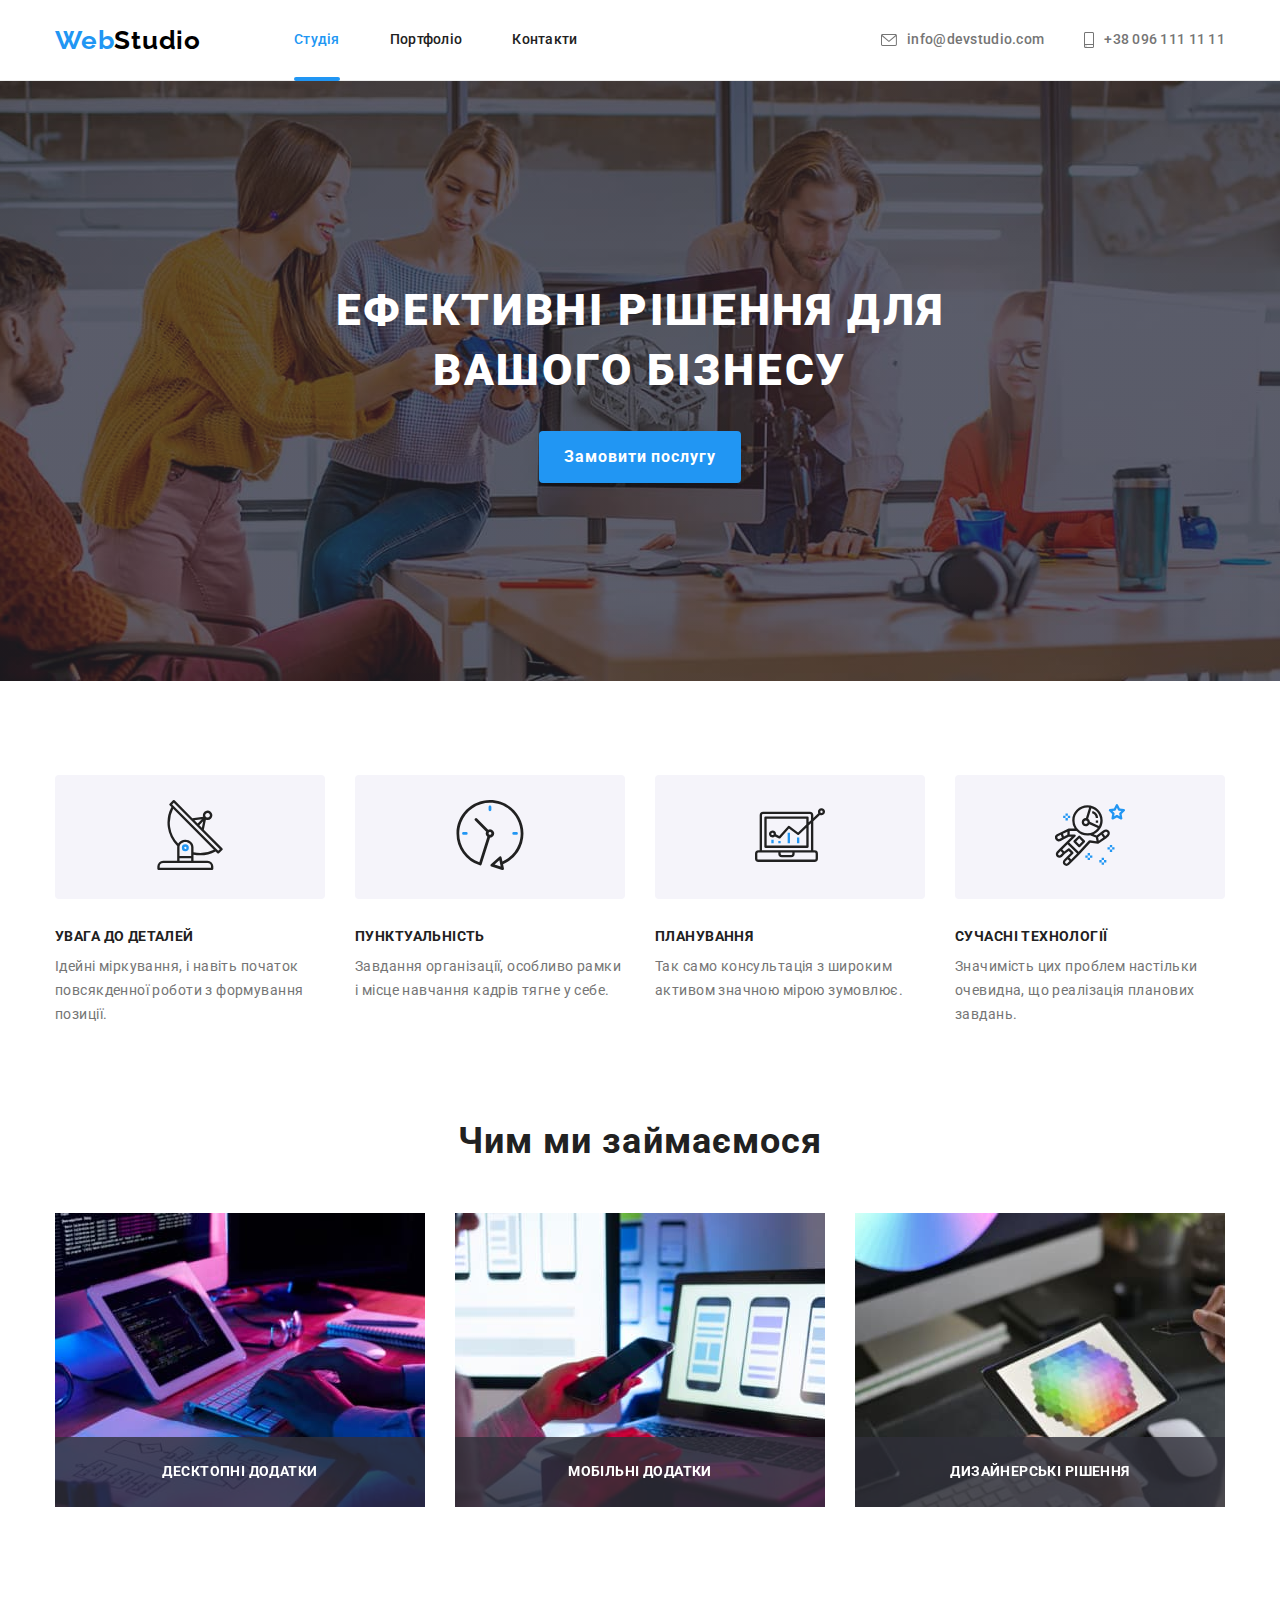
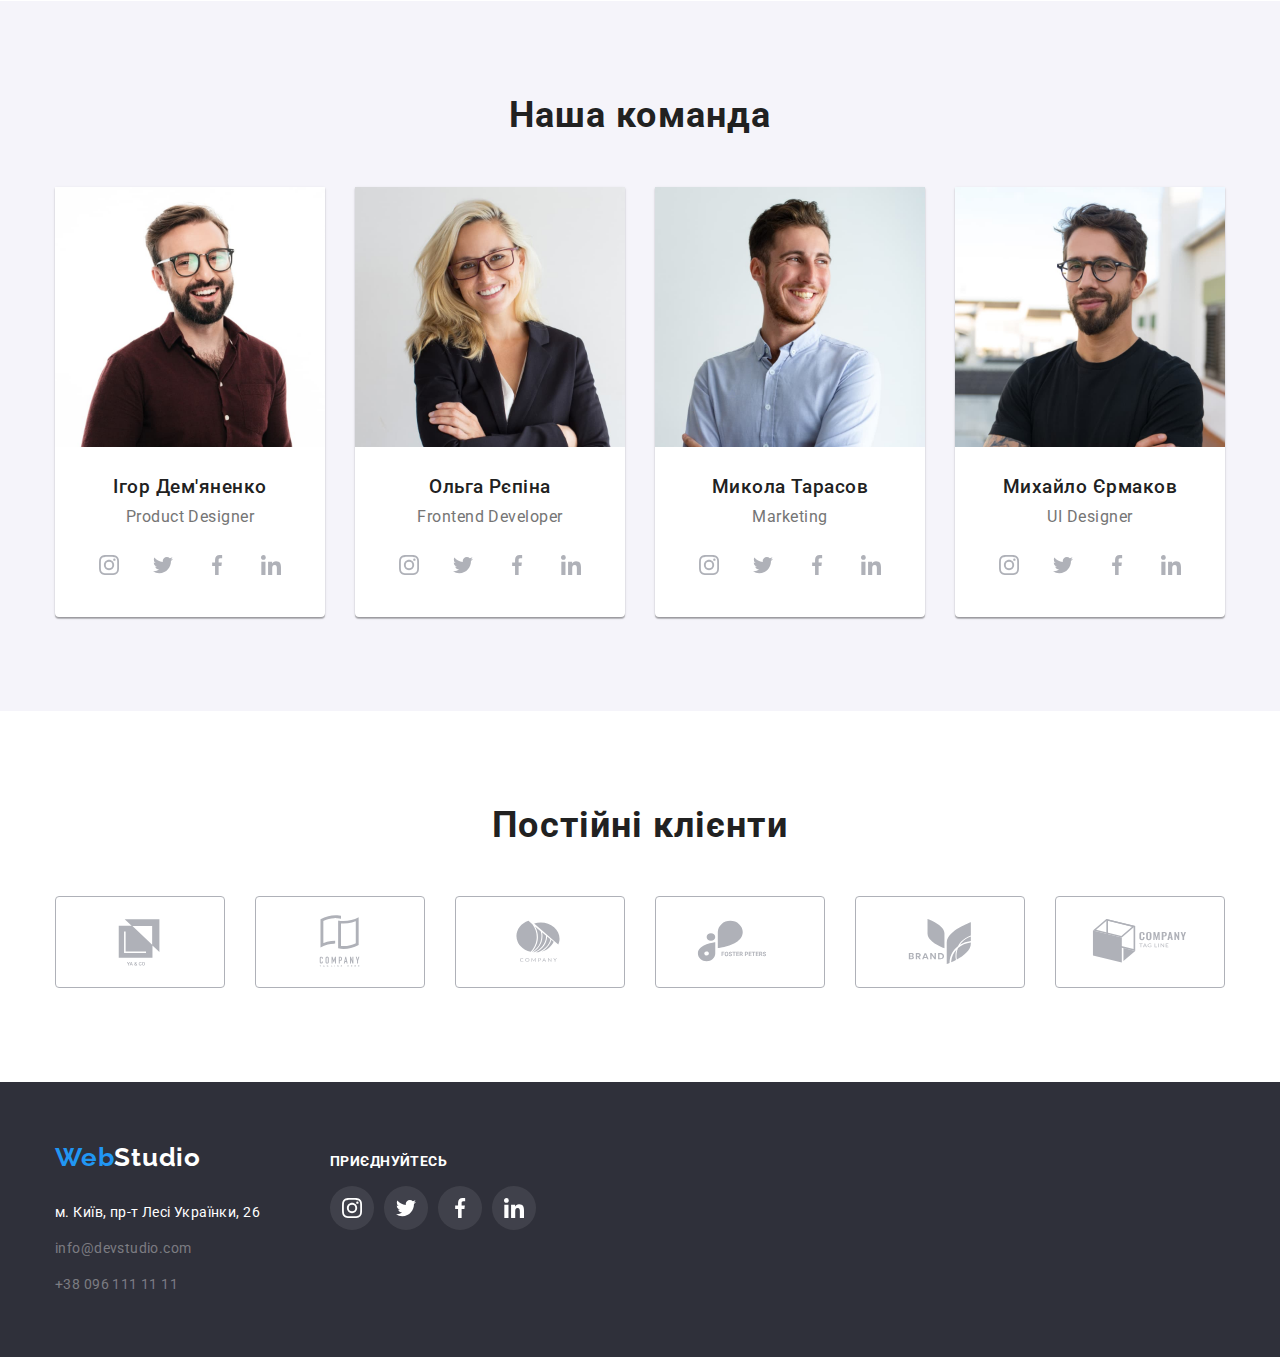
<file: index.html>
<!DOCTYPE html>
<html lang="uk">
  <head>
    <meta charset="UTF-8" />
    <meta http-equiv="X-UA-Compatible" content="IE=edge" />
    <meta name="viewport" content="width=device-width, initial-scale=1.0" />
    <link rel="preconnect" href="https://fonts.googleapis.com" />
    <link rel="preconnect" href="https://fonts.gstatic.com" crossorigin />
    <link
      href="https://fonts.googleapis.com/css2?family=Raleway:wght@700&family=Roboto:wght@400;500;700;900&display=swap"
      rel="stylesheet"
    />
    <link
      rel="stylesheet"
      href="https://cdnjs.cloudflare.com/ajax/libs/modern-normalize/1.1.0/modern-normalize.min.css"
    />
    <link rel="stylesheet" href="./css/styles.css" />
    <title>WebStudio</title>
  </head>
  <body>
    <header class="header">
      <div class="container header-main">
        <nav class="header-nav">
          <a class="logo-header link" href="./index.html"
            ><span class="logo-color">Web</span>Studio</a
          >
          <ul class="site-nav list">
            <li class="site-nav-item">
              <a href="./index.html" class="site-nav-link link current"
                >Студія</a
              >
            </li>
            <li class="site-nav-item">
              <a href="./portfolio.html" class="site-nav-link link"
                >Портфоліо</a
              >
            </li>
            <li class="site-nav-item">
              <a href="" class="site-nav-link link">Контакти</a>
            </li>
          </ul>
        </nav>
        <ul class="contacts-header list">
          <li class="contacts-header-item">
            <a
              href="mailto:info@devstudio.com"
              class="contacts-header-link link"
              ><svg class="icon" width="16px" height="12px">
                <use href="./images/icons.svg#letter"></use></svg
              >info@devstudio.com</a
            >
          </li>
          <li class="contacts-header-item">
            <a href="tel:+380961111111" class="contacts-header-link link"
              ><svg class="icon" width="10px" height="16px">
                <use href="./images/icons.svg#phone"></use></svg
              >+38 096 111 11 11</a
            >
          </li>
        </ul>
      </div>
    </header>
    <main>
      <section class="hero">
        <div class="container">
          <h1 class="hero-title">Ефективні рішення для вашого бізнесу</h1>
          <button data-modal-open type="button" class="hero-button">
            Замовити послугу
          </button>
        </div>
      </section>

      <div class="backdrop is-hidden" data-modal>
        <div class="modal">
            <button class="modal-button" data-modal-close type="button"><svg class="modal-icon">
                  <use href="./images/icons.svg#close"></use>
                </svg></button>
        </div>
      </div>

      <section class="section">
        <div class="container">
          <!--Цей заголовок для семантики-->
          <h2 class="section-title visually-hidden">Переваги</h2>
          <ul class="list feature-list">
            <li class="feature-item">
              <div class="feature-icon-box">
                <svg class="feature-icon" width="70px" height="70px">
                  <use href="./images/icons.svg#antenna"></use>
                </svg>
              </div>
              <h3 class="feature-title">УВАГА ДО ДЕТАЛЕЙ</h3>
              <p class="feature-content">
                Ідейні міркування, і навіть початок повсякденної роботи з
                формування позиції.
              </p>
            </li>
            <li class="feature-item">
              <div class="feature-icon-box">
                <svg class="feature-icon" width="70px" height="70px">
                  <use href="./images/icons.svg#clock"></use>
                </svg>
              </div>
              <h3 class="feature-title">ПУНКТУАЛЬНІСТЬ</h3>
              <p class="feature-content">
                Завдання організації, особливо рамки і місце навчання кадрів
                тягне у себе.
              </p>
            </li>
            <li class="feature-item">
              <div class="feature-icon-box">
                <svg class="feature-icon" width="70px" height="70px">
                  <use href="./images/icons.svg#diagram"></use>
                </svg>
              </div>
              <h3 class="feature-title">ПЛАНУВАННЯ</h3>
              <p class="feature-content">
                Так само консультація з широким активом значною мірою зумовлює.
              </p>
            </li>
            <li class="feature-item">
              <div class="feature-icon-box">
                <svg class="feature-icon" width="70px" height="70px">
                  <use href="./images/icons.svg#astronaut"></use>
                </svg>
              </div>
              <h3 class="feature-title">СУЧАСНІ ТЕХНОЛОГІЇ</h3>
              <p class="feature-content">
                Значимість цих проблем настільки очевидна, що реалізація
                планових завдань.
              </p>
            </li>
          </ul>
        </div>
      </section>

      <section class="section no-padding">
        <div class="container">
          <h2 class="section-title">Чим ми займаємося</h2>
          <ul class="list work-list">
            <li class="work-item">
              <img
                class="work-img"
                src="./images/box1.jpg"
                alt="Кодінг на клавіатурі через планшет"
                width="370"
              /><p class="work-description">Десктопні додатки</p>
            </li>
            <li class="work-item">
              <img
                class="work-img"
                src="./images/box2.jpg"
                alt="Ноутбука та телефон"
                width="370"
              /><p class="work-description">Мобільні додатки</p>
            </li>
            <li class="work-item">
              <img
                class="work-img"
                src="./images/box3.jpg"
                alt="Планшет з палітрой кольорів"
                width="370"
              /><p class="work-description">Дизайнерські рішення</p>
            </li>
          </ul>
        </div>
      </section>

      <section class="background section">
        <div class="container">
          <h2 class="section-title">Наша команда</h2>
          <ul class="list team-list">
            <li class="team-item">
              <img
                class="team-img"
                src="./images/igor-product-designer.jpg"
                alt="Портрет Ігоря"
                width="270"
              />
              <div class="team-content">
                <h3 class="team-title">Ігор Дем'яненко</h3>
                <p>Product Designer</p>
                <ul class="social-list list">
                  <li class="social-item">
                    <a href="" class="social-link"
                      ><svg class="social-icon">
                        <use href="./images/icons.svg#instagram"></use></svg
                    ></a>
                  </li>
                  <li class="social-item">
                    <a href="" class="social-link"
                      ><svg class="social-icon">
                        <use href="./images/icons.svg#twitter"></use></svg
                    ></a>
                  </li>
                  <li class="social-item">
                    <a href="" class="social-link"
                      ><svg class="social-icon">
                        <use href="./images/icons.svg#facebook"></use></svg
                    ></a>
                  </li>
                  <li class="social-item">
                    <a href="" class="social-link"
                      ><svg class="social-icon">
                        <use href="./images/icons.svg#linkedin"></use></svg
                    ></a>
                  </li>
                </ul>
              </div>
            </li>
            <li class="team-item">
              <img
                class="team-img"
                src="./images/olga-frontend.jpg"
                alt="Портрет Ольги"
                width="270"
              />
              <div class="team-content">
                <h3 class="team-title">Ольга Рєпіна</h3>
                <p>Frontend Developer</p>
                <ul class="social-list list">
                  <li class="social-item">
                    <a href="" class="social-link"
                      ><svg class="social-icon">
                        <use href="./images/icons.svg#instagram"></use></svg
                    ></a>
                  </li>
                  <li class="social-item">
                    <a href="" class="social-link"
                      ><svg class="social-icon">
                        <use href="./images/icons.svg#twitter"></use></svg
                    ></a>
                  </li>
                  <li class="social-item">
                    <a href="" class="social-link"
                      ><svg class="social-icon">
                        <use href="./images/icons.svg#facebook"></use></svg
                    ></a>
                  </li>
                  <li class="social-item">
                    <a href="" class="social-link"
                      ><svg class="social-icon">
                        <use href="./images/icons.svg#linkedin"></use></svg
                    ></a>
                  </li>
                </ul>
              </div>
            </li>
            <li class="team-item">
              <img
                class="team-img"
                src="./images/mykola-marketing.jpg"
                alt="Портрет Миколи"
                width="270"
              />
              <div class="team-content">
                <h3 class="team-title">Микола Тарасов</h3>
                <p>Marketing</p>
                <ul class="social-list list">
                  <li class="social-item">
                    <a href="" class="social-link"
                      ><svg class="social-icon">
                        <use href="./images/icons.svg#instagram"></use></svg
                    ></a>
                  </li>
                  <li class="social-item">
                    <a href="" class="social-link"
                      ><svg class="social-icon">
                        <use href="./images/icons.svg#twitter"></use></svg
                    ></a>
                  </li>
                  <li class="social-item">
                    <a href="" class="social-link"
                      ><svg class="social-icon">
                        <use href="./images/icons.svg#facebook"></use></svg
                    ></a>
                  </li>
                  <li class="social-item">
                    <a href="" class="social-link"
                      ><svg class="social-icon">
                        <use href="./images/icons.svg#linkedin"></use></svg
                    ></a>
                  </li>
                </ul>
              </div>
            </li>
            <li class="team-item">
              <img
                class="team-img"
                src="./images/mykhailo-ui-designer.jpg"
                alt="Портрет Михайла"
                width="270"
              />
              <div class="team-content">
                <h3 class="team-title">Михайло Єрмаков</h3>
                <p>UI Designer</p>
                <ul class="social-list list">
                  <li class="social-item">
                    <a href="" class="social-link"
                      ><svg class="social-icon">
                        <use href="./images/icons.svg#instagram"></use></svg
                    ></a>
                  </li>
                  <li class="social-item">
                    <a href="" class="social-link"
                      ><svg class="social-icon">
                        <use href="./images/icons.svg#twitter"></use></svg
                    ></a>
                  </li>
                  <li class="social-item">
                    <a href="" class="social-link"
                      ><svg class="social-icon">
                        <use href="./images/icons.svg#facebook"></use></svg
                    ></a>
                  </li>
                  <li class="social-item">
                    <a href="" class="social-link"
                      ><svg class="social-icon">
                        <use href="./images/icons.svg#linkedin"></use></svg
                    ></a>
                  </li>
                </ul>
              </div>
            </li>
          </ul>
        </div>
      </section>

      <section class="section">
        <div class="container">
          <h2 class="section-title">Постійні клієнти</h2>
          <ul class="list client-list">
            <li class="client-item">
              <a href="" class="client-link"
                ><svg class="client-icon">
                  <use href="./images/icons.svg#company1"></use></svg
              ></a>
            </li>
            <li class="client-item">
              <a href="" class="client-link"
                ><svg class="client-icon">
                  <use href="./images/icons.svg#company2"></use></svg
              ></a>
            </li>
            <li class="client-item">
              <a href="" class="client-link"
                ><svg class="client-icon">
                  <use href="./images/icons.svg#company3"></use></svg
              ></a>
            </li>
            <li class="client-item">
              <a href="" class="client-link"
                ><svg class="client-icon">
                  <use href="./images/icons.svg#company4"></use></svg
              ></a>
            </li>
            <li class="client-item">
              <a href="" class="client-link"
                ><svg class="client-icon">
                  <use href="./images/icons.svg#company5"></use></svg
              ></a>
            </li>
            <li class="client-item">
              <a href="" class="client-link"
                ><svg class="client-icon">
                  <use href="./images/icons.svg#company6"></use></svg
              ></a>
            </li>
          </ul>
        </div>
      </section>
    </main>

    <footer class="footer">
      <div class="container footer-container">
        <div class="footer-primary">
          <a class="logo-footer link" href="./index.html">
            <span class="logo-color">Web</span>Studio</a
          >
          <address class="address-main">
            <ul class="contacts-footer list">
              <li class="contacts-footer-item">
                <a
                  href="https://goo.gl/maps/rfLpEzvBwEdmAu1i8"
                  class="contacts-footer-adrress link"
                  target="_blank"
                  rel="noopener nofollow noreferrer"
                  >м. Київ, пр-т Лесі Українки, 26</a
                >
              </li>
              <li class="contacts-footer-item">
                <a
                  href="mailto:info@devstudio.com"
                  class="contacts-footer-link link"
                  >info@devstudio.com</a
                >
              </li>
              <li class="contacts-footer-item">
                <a href="tel:+380961111111" class="contacts-footer-link link"
                  >+38 096 111 11 11</a
                >
              </li>
            </ul>
          </address>
        </div>
        <div class="footer-secondary">
          <p class="footer-content">приєднуйтесь</p>
          <ul class="footer-list list">
            <li class="footer-item">
              <a href="" class="footer-link"
                ><svg class="footer-icon">
                  <use href="./images/icons.svg#instagram"></use></svg
              ></a>
            </li>
            <li class="footer-item">
              <a href="" class="footer-link"
                ><svg class="footer-icon">
                  <use href="./images/icons.svg#twitter"></use></svg
              ></a>
            </li>
            <li class="footer-item">
              <a href="" class="footer-link"
                ><svg class="footer-icon">
                  <use href="./images/icons.svg#facebook"></use></svg
              ></a>
            </li>
            <li class="footer-item">
              <a href="" class="footer-link"
                ><svg class="footer-icon">
                  <use href="./images/icons.svg#linkedin"></use></svg
              ></a>
            </li>
          </ul>
        </div>
      </div>
    </footer>
    <script src="./js/modal.js"></script>
  </body>
</html>
</file>
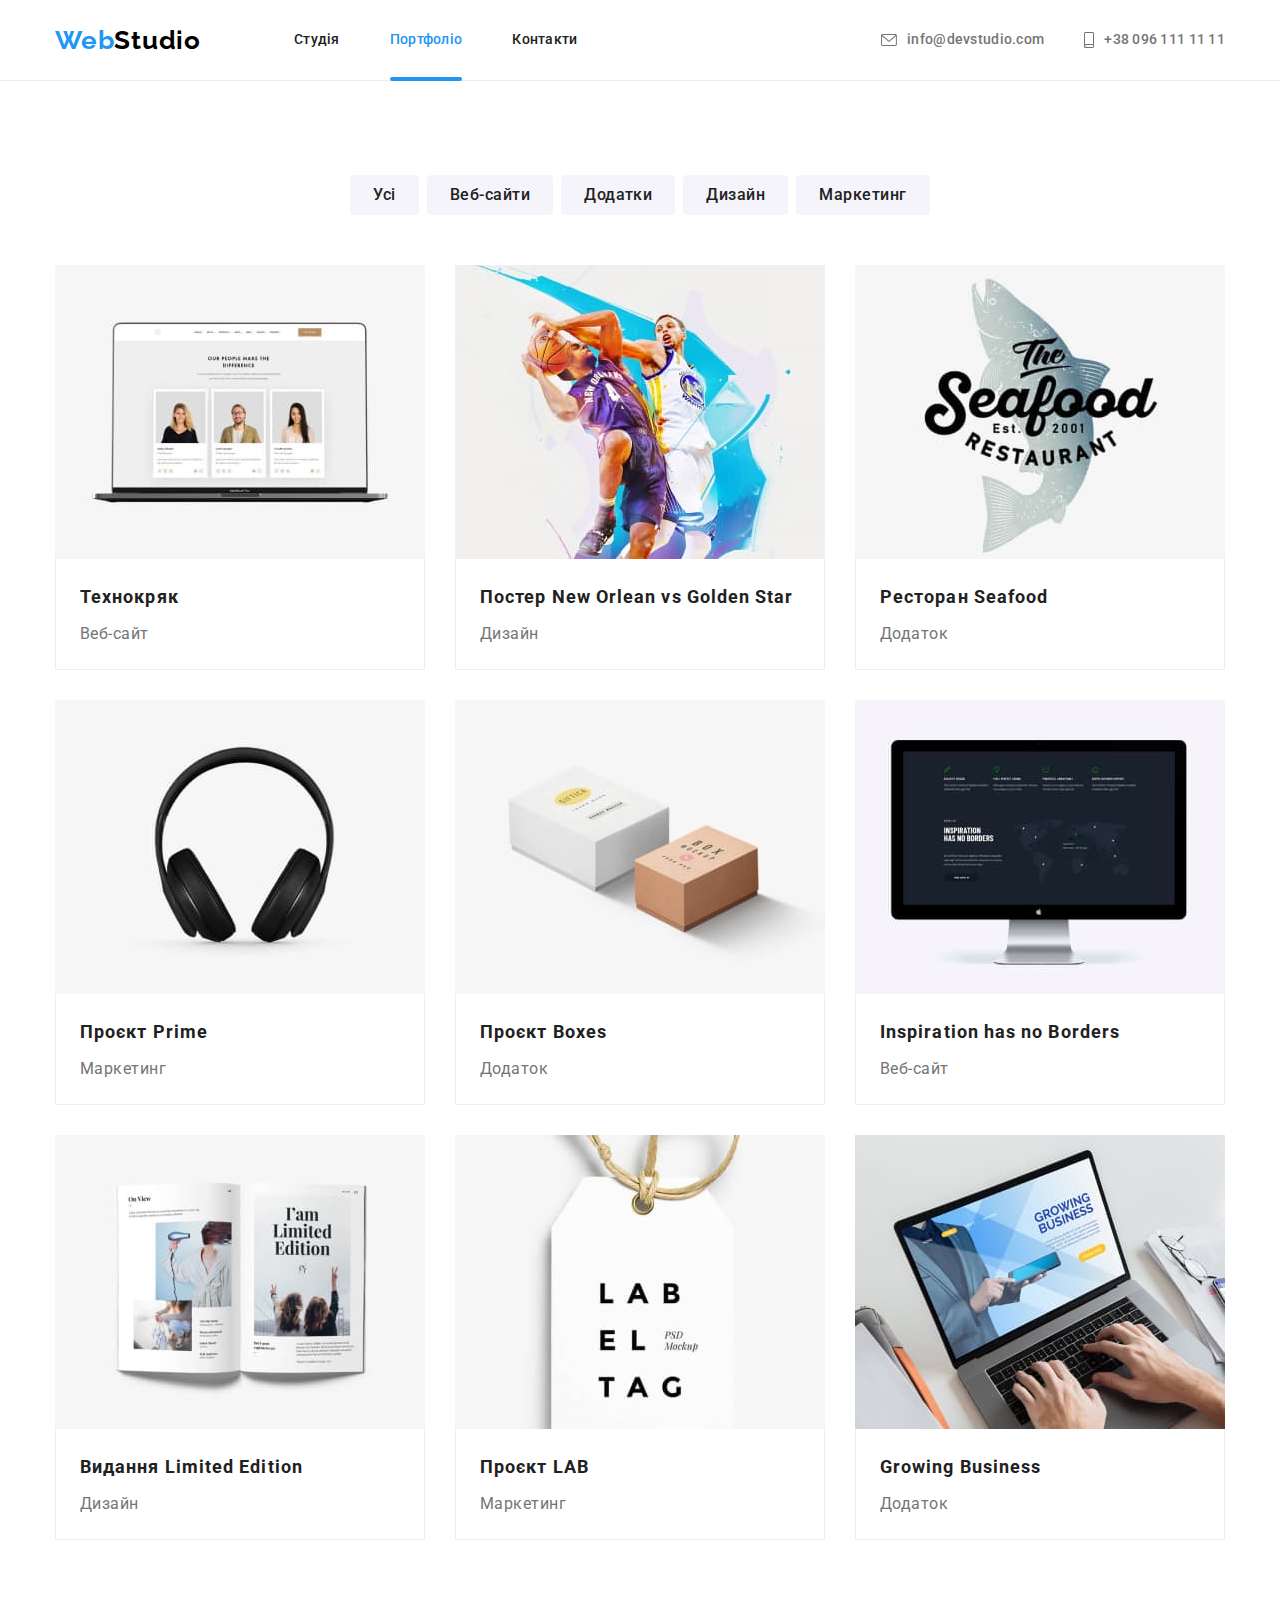
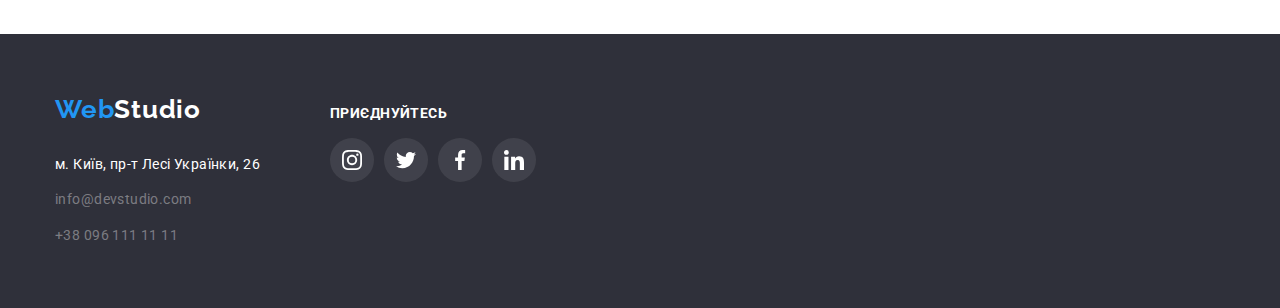
<file: portfolio.html>
<!DOCTYPE html>
<html lang="uk">
  <head>
    <meta charset="UTF-8" />
    <meta http-equiv="X-UA-Compatible" content="IE=edge" />
    <meta name="viewport" content="width=device-width, initial-scale=1.0" />
    <link rel="preconnect" href="https://fonts.googleapis.com" />
    <link rel="preconnect" href="https://fonts.gstatic.com" crossorigin />
    <link
      href="https://fonts.googleapis.com/css2?family=Raleway:wght@700&family=Roboto:wght@400;500;700;900&display=swap"
      rel="stylesheet"
    />
    <link
      rel="stylesheet"
      href="https://cdnjs.cloudflare.com/ajax/libs/modern-normalize/1.1.0/modern-normalize.min.css"
    />
    <link rel="stylesheet" href="./css/styles.css" />
    <title>Portfolio</title>
  </head>
  <body>
    <header class="header">
      <div class="container header-main">
        <nav class="header-nav">
          <a class="logo-header link" href="./index.html"
            ><span class="logo-color">Web</span>Studio</a
          >
          <ul class="site-nav list">
            <li class="site-nav-item">
              <a href="./index.html" class="site-nav-link link">Студія</a>
            </li>
            <li class="site-nav-item">
              <a href="./portfolio.html" class="site-nav-link link current"
                >Портфоліо</a
              >
            </li>
            <li class="site-nav-item">
              <a href="" class="site-nav-link link">Контакти</a>
            </li>
          </ul>
        </nav>
        <ul class="contacts-header list">
          <li class="contacts-header-item">
            <a
              href="mailto:info@devstudio.com"
              class="contacts-header-link link"
              ><svg class="icon" width="16px" height="12px">
                <use href="./images/icons.svg#letter"></use></svg
              >info@devstudio.com</a
            >
          </li>
          <li class="contacts-header-item">
            <a href="tel:+380961111111" class="contacts-header-link link"
              ><svg class="icon" width="10px" height="16px">
                <use href="./images/icons.svg#phone"></use></svg
              >+38 096 111 11 11</a
            >
          </li>
        </ul>
      </div>
    </header>

    <main>
      <section class="section">
        <div class="container">
          <h1 class="visually-hidden">Наші роботи</h1>

          <ul class="list button-list">
            <li class="button-item">
              <button type="button" class="portfolio-button">Усі</button>
            </li>
            <li class="button-item">
              <button type="button" class="portfolio-button">Веб-сайти</button>
            </li>
            <li class="button-item">
              <button type="button" class="portfolio-button">Додатки</button>
            </li>
            <li class="button-item">
              <button type="button" class="portfolio-button">Дизайн</button>
            </li>
            <li class="button-item">
              <button type="button" class="portfolio-button">Маркетинг</button>
            </li>
          </ul>

          <ul class="list example-list">
            <li class="example-item">
              <a href="" class="link example-link">
                <div class="example-active">
                  <img
                    class="example-img"
                    src="./images/portfolio1.jpg"
                    alt="Ноутбук з картками членів команди"
                    width="370"
                  />
                  <p class="example-active-content">
                    Ресурс пропонує комплексні пропозиції з різним рівнем
                    функціоналу та сервісів. Все це дозволить відвідувачу
                    отримати вичерпні відомості про компанію чи приватну особу.
                  </p>
                </div>
                <div class="example-content">
                  <h2 class="example-title">Технокряк</h2>
                  <p class="example-description">Веб-сайт</p>
                </div>
              </a>
            </li>
            <li class="example-item">
              <a href="" class="link example-link">
                <div class="example-active">
                  <img
                    class="example-img"
                    src="./images/portfolio2.jpg"
                    alt="Два баскетболіста"
                    width="370"
                  />
                  <p class="example-active-content">
                    Ресурс пропонує комплексні пропозиції з різним рівнем
                    функціоналу та сервісів. Все це дозволить відвідувачу
                    отримати вичерпні відомості про компанію чи приватну особу.
                  </p>
                </div>
                <div class="example-content">
                  <h2 class="example-title">
                    Постер New Orlean vs Golden Star
                  </h2>
                  <p class="example-description">Дизайн</p>
                </div></a
              >
            </li>
            <li class="example-item">
              <a href="" class="link example-link">
                <div class="example-active">
                  <img
                    class="example-img"
                    src="./images/portfolio3.jpg"
                    alt="Логотип ресторану"
                    width="370"
                  />
                  <p class="example-active-content">
                    Ресурс пропонує комплексні пропозиції з різним рівнем
                    функціоналу та сервісів. Все це дозволить відвідувачу
                    отримати вичерпні відомості про компанію чи приватну особу.
                  </p>
                </div>
                <div class="example-content">
                  <h2 class="example-title">Ресторан Seafood</h2>
                  <p class="example-description">Додаток</p>
                </div></a
              >
            </li>
            <li class="example-item">
              <a href="" class="link example-link">
                <div class="example-active">
                  <img
                    class="example-img"
                    src="./images/portfolio4.jpg"
                    alt="Навушники"
                    width="370"
                  />
                  <p class="example-active-content">
                    Ресурс пропонує комплексні пропозиції з різним рівнем
                    функціоналу та сервісів. Все це дозволить відвідувачу
                    отримати вичерпні відомості про компанію чи приватну особу.
                  </p>
                </div>
                <div class="example-content">
                  <h2 class="example-title">Проєкт Prime</h2>
                  <p class="example-description">Маркетинг</p>
                </div></a
              >
            </li>
            <li class="example-item">
              <a href="" class="link example-link">
                <div class="example-active">
                  <img
                    class="example-img"
                    src="./images/portfolio5.jpg"
                    alt="Дві коробки"
                    width="370"
                  />
                  <p class="example-active-content">
                    Ресурс пропонує комплексні пропозиції з різним рівнем
                    функціоналу та сервісів. Все це дозволить відвідувачу
                    отримати вичерпні відомості про компанію чи приватну особу.
                  </p>
                </div>
                <div class="example-content">
                  <h2 class="example-title">Проєкт Boxes</h2>
                  <p class="example-description">Додаток</p>
                </div></a
              >
            </li>
            <li class="example-item">
              <a href="" class="link example-link">
                <div class="example-active">
                  <img
                    class="example-img"
                    src="./images/portfolio6.jpg"
                    alt="Монітор з сайтом"
                    width="370"
                  />
                  <p class="example-active-content">
                    Ресурс пропонує комплексні пропозиції з різним рівнем
                    функціоналу та сервісів. Все це дозволить відвідувачу
                    отримати вичерпні відомості про компанію чи приватну особу.
                  </p>
                </div>
                <div class="example-content">
                  <h2 class="example-title">Inspiration has no Borders</h2>
                  <p class="example-description">Веб-сайт</p>
                </div></a
              >
            </li>
            <li class="example-item">
              <a href="" class="link example-link">
                <div class="example-active">
                  <img
                    class="example-img"
                    src="./images/portfolio7.jpg"
                    alt="Журнал"
                    width="370"
                  />
                  <p class="example-active-content">
                    Ресурс пропонує комплексні пропозиції з різним рівнем
                    функціоналу та сервісів. Все це дозволить відвідувачу
                    отримати вичерпні відомості про компанію чи приватну особу.
                  </p>
                </div>
                <div class="example-content">
                  <h2 class="example-title">Видання Limited Edition</h2>
                  <p class="example-description">Дизайн</p>
                </div></a
              >
            </li>
            <li class="example-item">
              <a href="" class="link example-link">
                <div class="example-active">
                  <img
                    class="example-img"
                    src="./images/portfolio8.jpg"
                    alt="Бірка"
                    width="370"
                  />
                  <p class="example-active-content">
                    Ресурс пропонує комплексні пропозиції з різним рівнем
                    функціоналу та сервісів. Все це дозволить відвідувачу
                    отримати вичерпні відомості про компанію чи приватну особу.
                  </p>
                </div>
                <div class="example-content">
                  <h2 class="example-title">Проєкт LAB</h2>
                  <p class="example-description">Маркетинг</p>
                </div></a
              >
            </li>
            <li class="example-item">
              <a href="" class="link example-link">
                <div class="example-active">
                  <img
                    class="example-img"
                    src="./images/portfolio9.jpg"
                    alt="Ноутбук з програмним додатком"
                    width="370"
                  />
                  <p class="example-active-content">
                    Ресурс пропонує комплексні пропозиції з різним рівнем
                    функціоналу та сервісів. Все це дозволить відвідувачу
                    отримати вичерпні відомості про компанію чи приватну особу.
                  </p>
                </div>
                <div class="example-content">
                  <h2 class="example-title">Growing Business</h2>
                  <p class="example-description">Додаток</p>
                </div></a
              >
            </li>
          </ul>
        </div>
      </section>
    </main>

    <footer class="footer">
      <div class="container footer-container">
        <div class="footer-primary">
          <a class="logo-footer link" href="./index.html">
            <span class="logo-color">Web</span>Studio</a
          >
          <address class="address-main">
            <ul class="contacts-footer list">
              <li class="contacts-footer-item">
                <a
                  href="https://goo.gl/maps/rfLpEzvBwEdmAu1i8"
                  class="contacts-footer-adrress link"
                  target="_blank"
                  rel="noopener nofollow noreferrer"
                  >м. Київ, пр-т Лесі Українки, 26</a
                >
              </li>
              <li class="contacts-footer-item">
                <a
                  href="mailto:info@devstudio.com"
                  class="contacts-footer-link link"
                  >info@devstudio.com</a
                >
              </li>
              <li class="contacts-footer-item">
                <a href="tel:+380961111111" class="contacts-footer-link link"
                  >+38 096 111 11 11</a
                >
              </li>
            </ul>
          </address>
        </div>
        <div class="footer-secondary">
          <p class="footer-content">приєднуйтесь</p>
          <ul class="footer-list list">
            <li class="footer-item">
              <a href="" class="footer-link"
                ><svg class="footer-icon">
                  <use href="./images/icons.svg#instagram"></use></svg
              ></a>
            </li>
            <li class="footer-item">
              <a href="" class="footer-link"
                ><svg class="footer-icon">
                  <use href="./images/icons.svg#twitter"></use></svg
              ></a>
            </li>
            <li class="footer-item">
              <a href="" class="footer-link"
                ><svg class="footer-icon">
                  <use href="./images/icons.svg#facebook"></use></svg
              ></a>
            </li>
            <li class="footer-item">
              <a href="" class="footer-link"
                ><svg class="footer-icon">
                  <use href="./images/icons.svg#linkedin"></use></svg
              ></a>
            </li>
          </ul>
        </div>
      </div>
    </footer>
  </body>
</html>
</file>
<file: css/styles.css>
:root {
    --logo-primary-color: #000000;
    --logo-secondary-color: #2196F3;
    --headers-color: #212121;
    --primary-text-color: #757575;
    --secondary-text-color: #FFFFFF;
    --body-background-color: #FFFFFF;
    --secondary-background-color: #F5F4FA;
    --footer-contacts-color: #FFFFFF60;
    --primary-background-color: #2F303A;
    --hero-button-active: #188CE8;
    --header-border: #ECECEC;
    --example-item-border: #EEEEEE;
    --hero-background-color: #2F303A80;
    --hero-overlay-color: #C4C4C4;
    --icon-color: #AFB1B8;
    --footer-icon-color: #FFFFFF16;
    --backdrop-color: #00000032;
    --example-active-color: #2196F3E6;
    --work-description-color: #2F303ACC;
    --modal-border-button:#0000001A;
}

body {
    background-color: var(--body-background-color);
    color: var(--primary-text-color);
    font-family: Roboto, sans-serif;
}

h1, h2, h3, h4, h5, h6, p, ul {
margin: 0;
padding: 0;
}

.container {
    width: 1200px;
    padding: 0px 15px;
    margin-left: auto;
    margin-right: auto;

}

.visually-hidden {
    position: absolute;
    white-space: nowrap;
    width: 1px;
    height: 1px;
    overflow: hidden;
    border: 0;
    padding: 0;
    clip: rect(0 0 0 0);
    clip-path: inset(50%);
    margin: -1px;
}

.link {
    text-decoration: none;
}

.list {
list-style: none;
}

.backdrop {
    position: fixed;
    top: 0;
    left: 0;
    width: 100%;
    height: 100%;
    background-color: var(--backdrop-color);
    opacity: 1;
    transition: opacity 250ms cubic-bezier(0.4, 0, 0.2, 1);
}

.backdrop.is-hidden {
    opacity: 0;
    pointer-events: none;
    /* visibility: hidden; */
}

.backdrop.is-hidden .modal {
    transform: translate(-50%, -50%) scale(0.9);
}

.modal {
    position: absolute;
    top: 50%;
    left: 50%;
    transform: translate(-50%, -50%) scale(1);
    min-width: 528px;
    min-height: 581px;
    background-color: var(--body-background-color);
    transition: transform 250ms cubic-bezier(0.4, 0, 0.2, 1);
}

.modal-button {
    position: absolute;
    display: flex;
    top: 8px;
    right: 8px;
    border: 1px solid var(--modal-border-button);
    border-radius: 50%;
    background-color: var(--body-background-color);
    cursor: pointer;
    width: 30px;
    height: 30px;
    justify-content: center;
    align-items: center;
    transition: color 250ms cubic-bezier(0.4, 0, 0.2, 1);
    fill: var(--logo-primary-color);
    padding: 0;

}

.modal-icon {
    width: 18px;
    height: 18px;
    fill: currentColor;
}



/*----------------------HEADER----------------------*/

.header {
    border-bottom: 1px solid var(--header-border);
}

.header-main {
    display: flex;
    align-items: center;
}

.header-nav {
    display: flex;
    align-items: center;
}



.logo-header {
    color: var(--logo-primary-color);
    font-family: Raleway, sans-serif;
    font-weight: 700;
    font-size: 26px;
    line-height: 1.19;
    letter-spacing: 0.03em;
    margin-right: 93px;
}

.logo-color {
    color: var(--logo-secondary-color);
}

.site-nav {
    display: flex;
}

.site-nav-item:not(:last-child) {
    margin-right: 50px;
}

.site-nav-link {
    position: relative;
    color: var(--headers-color);
    font-weight: 500;
    font-size: 14px;
    line-height: 1.14;
    letter-spacing: 0.02em;
    padding: 32px 0px;
    display: block;

    transition: color 250ms cubic-bezier(0.4, 0, 0.2, 1);
    
}


.site-nav-link:hover,
.site-nav-link:focus {
    color: var(--logo-secondary-color);
    
}

.site-nav-link.current {
    color: var(--logo-secondary-color);
}

.site-nav-link.current::after {
    content: "";
    position: absolute;
    display: block;
    width: 100%;
    height: 4px;
    background-color: var(--logo-secondary-color);
    border-radius: 5px;
    bottom: -1px;
}

.contacts-header {
    display: flex;
    margin-left: auto;
}

.contacts-header-item:not(:last-child) {
margin-right: 40px;
}

.contacts-header-link {
    color: var(--primary-text-color);
    font-weight: 500;
    font-size: 14px;
    line-height: 1.14;
    letter-spacing: 0.02em;
    padding: 32px 0px;
    display: flex;
    align-items: center;
    transition: color 250ms cubic-bezier(0.4, 0, 0.2, 1);
}

.contacts-header-link:hover,
.contacts-header-link:focus {
    color: var(--logo-secondary-color);
    
}


.icon {
    fill: currentColor;
    margin-right: 10px;
}


/*----------------------FOOTER----------------------*/

.footer {
    background-color: var(--primary-background-color);
    padding: 60px 0px;
}

.logo-footer {
    color: var(--secondary-text-color);
    font-family: Raleway, sans-serif;
    font-weight: 700;
    font-size: 26px;
    line-height: 1.19;
    letter-spacing: 0.03em;
    margin-bottom: 28px;
    }

.address-main {
margin-top: 28px;
}

.contacts-footer-link {
    color: var(--footer-contacts-color);
    font-style: normal;
    font-size: 14px;
    line-height: 1.71;
    letter-spacing: 0.03em;
    transition: color 250ms cubic-bezier(0.4, 0, 0.2, 1);
}

.contacts-footer-link:hover,
.contacts-footer-link:focus {
    color: var(--logo-secondary-color);
}

.contacts-footer-adrress {
    color: var(--secondary-text-color);
    font-style: normal;
    font-size: 14px;
    line-height: 1.71;
    letter-spacing: 0.03em;
}

.contacts-footer-item:not(:last-child) {
margin-bottom: 12px;
}

.footer-container {
    display: flex;
    align-items: baseline;
}

.footer-primary {
    margin-right: 70px;
}

.footer-content {
    font-weight: 700;
    font-size: 14px;
    line-height: 1.14;
    letter-spacing: 0.03em;
    color: var(--secondary-text-color);
    text-transform: uppercase;
}

.footer-list {
    display: flex;
    gap: 10px;
    justify-content: center;
    margin-top: 16px;
}

.footer-item {
    width: 44px;
    height: 44px;
}

.footer-link {
    display: flex;
    width: 100%;
    height: 100%;
    align-items: center;
    justify-content: center;
    background-color: var(--footer-icon-color);
    border-radius: 50%;
    color: var(--secondary-text-color);
    transition: background-color 250ms cubic-bezier(0.4, 0, 0.2, 1);;
}

.footer-icon {
    width: 20px;
    height: 20px;
    fill: currentColor;
}

.footer-link:hover,
.footer-link:focus {
    background-color: var(--logo-secondary-color);
}


/*----------------------MAIN STUDIO----------------------*/

.section {
    padding: 94px 0px;
}

.section.no-padding {
    padding-top: 0px;
}

.hero {
    background-color: var(--hero-overlay-color);
    background-image: linear-gradient(to right, var(--hero-background-color), var(--hero-background-color)), url("../images/herobackground.jpg");
    background-repeat: no-repeat;
    background-position: center;
    background-size: cover;
    margin-left: auto;
    margin-right: auto;
    text-align: center;
    padding: 200px 0;
    max-width: 1600px;
    height: 600px;

}


.hero-title {
    color: var(--secondary-text-color);
    font-weight: 900;
    font-size: 44px;
    line-height: 1.36;
    text-align: center;
    letter-spacing: 0.06em;
    text-transform: uppercase;
    margin-bottom: 30px;
    margin-right: auto;
    margin-left: auto;
    max-width: 696px;
}

.hero-button {
    color: var(--secondary-text-color);
    background-color: var(--logo-secondary-color);
    font-family: Roboto, sans-serif;
    font-weight: 700;
    font-size: 16px;
    line-height: 1.87;
    letter-spacing: 0.06em;
    cursor: pointer;
    border-radius: 4px;
    border: 1px solid transparent;
    box-shadow: 0px 4px 4px rgba(0, 0, 0, 0.15);
    padding: 10px 24px;
    min-width: 200px;
    transition: background-color 250ms cubic-bezier(0.4, 0, 0.2, 1)
}

.hero-button:hover,
.hero-button:focus {
    background-color: var(--hero-button-active);
}



.section-title {
    color:var(--headers-color);
    font-weight: 700;
    font-size: 36px;
    line-height: 1.16;
    text-align: center;
    letter-spacing: 0.03em;
    margin-bottom: 50px;
}

.feature-list {
    display: flex;
    gap: 30px;
}

.feature-item {
    flex-basis: calc((100% - 3*30px)/4);
}

.feature-icon-box {
text-align: center;
padding: 25px 100px;
background-color: var(--secondary-background-color);
margin-bottom: 30px;
border-radius: 4px;
}

.feature-title {
    color: var(--headers-color);
    font-weight: 700;
    font-size: 14px;
    line-height: 1.14;
    letter-spacing: 0.03em;
    margin-bottom: 10px;
}

.feature-content {
    font-size: 14px;
    line-height: 1.71;
    letter-spacing: 0.03em;
}

.work-list {
    display: flex;
    gap: 30px;
}

.work-item {
    position: relative;
}

.work-description {
    position: absolute;
    bottom: 0;
    left: 0;
    padding: 27px 0px;
    width: 100%;
    font-weight: 700;
    font-size: 14px;
    line-height: 1.14;
    text-align: center;
    letter-spacing: 0.03em;
    text-transform: uppercase;
    color: var(--secondary-text-color);
    background-color: var(--work-description-color);

}

.work-img {
    display: block;
    max-width: 100%;

}

.background {
    background-color: var(--secondary-background-color);
}


.team-list {
    display: flex;
    gap: 30px;
}

.team-item {
    font-size: 16px;
    text-align: center;
    letter-spacing: 0.03em;
    background-color: var(--body-background-color);
    box-shadow: 0px 1px 3px rgba(0, 0, 0, 0.12), 0px 1px 1px rgba(0, 0, 0, 0.14), 0px 2px 1px rgba(0, 0, 0, 0.2);
    border-radius: 0px 0px 4px 4px;
    flex-basis: calc((100% - 3*30px)/4);

}

.team-img {
    display: block;
    max-width: 100%;
}

.team-title {
    color: var(--headers-color);
    font-weight: 500;
    margin-bottom: 10px;
}

.team-content {
    padding: 30px 0px;
}

.social-list {
display: flex;
gap: 10px;
justify-content: center;
margin-top: 16px;
}

.social-link {
    display: flex;
    width: 100%;
    height: 100%;
    align-items: center;
    justify-content: center;
    background-color: var(--body-background-color);
    border-radius: 50%;
    color: var(--icon-color);
    transition: color 250ms cubic-bezier(0.4, 0, 0.2, 1), background-color 250ms cubic-bezier(0.4, 0, 0.2, 1);
}

.social-icon {
    width: 20px;
    height: 20px;
    fill: currentColor;
}

.social-link:hover,
.social-link:focus {
    color: var(--body-background-color);
    background-color: var(--logo-secondary-color);
}


.social-item {
    width: 44px;
    height: 44px;
}

.client-list {
display: flex;
gap: 30px;
}

.client-link {
    display: flex;
    width: 170px;
    height: 92px;;
    align-items: center;
    justify-content: center;
    border: 1px solid var(--icon-color);
    border-radius: 4px;
    color: var(--icon-color);
    transition: color 250ms cubic-bezier(0.4, 0, 0.2, 1), border-color 250ms cubic-bezier(0.4, 0, 0.2, 1);
}

.client-icon {
    width: 106px;
    height: 60px;
    fill: currentColor;
}

.client-link:hover,
.client-link:focus {
    color: var(--logo-secondary-color);
    border-color: var(--logo-secondary-color);
}


/*----------------------MAIN PORTFOLIO----------------------*/

.example-list {
    display: flex;
    flex-wrap: wrap;
    gap: 30px;
}

.example-item {
    color: var(--primary-text-color);
    font-size: 16px;
    line-height: 1.87;
    letter-spacing: 0.03em;
    flex-basis: calc((100% - 60px) / 3);
    display: flex;
    
}

.example-link {
    position: relative;
    transition: box-shadow 250ms cubic-bezier(0.4, 0, 0.2, 1);
    
    
}

.example-link:hover,
.example-link:focus {
    box-shadow: 0px 1px 1px rgba(0, 0, 0, 0.12), 0px 4px 4px rgba(0, 0, 0, 0.06), 1px 4px 6px rgba(0, 0, 0, 0.16);
}

.example-img {
    display: block;
    max-width: 100%;
}

.example-active {
    position: relative;
    overflow: hidden;
}

.example-link:hover .example-active-content,
.example-link:focus .example-active-content {
    transform: translateY(0);
}

.example-active-content {
    position: absolute;
    top: 0;
    left: 0;
    color: var(--secondary-text-color);
    background-color: var(--example-active-color);
    font-weight: 400;
    font-size: 18px;
    line-height: 1.56;
    letter-spacing: 0.03em;
    padding: 63px 24px;
    width: 100%;
    height: 100%;
    transform: translateY(100%);
    transition: transform 250ms cubic-bezier(0.4, 0, 0.2, 1);
    
}

.example-content {
    padding: 20px 24px;
    border-left: 1px solid var(--example-item-border);
    border-bottom: 1px solid var(--example-item-border);
    border-right: 1px solid var(--example-item-border);
}

.example-title {
    color: var(--headers-color);
    font-weight: 700;
    font-size: 18px;
    line-height: 2;
    letter-spacing: 0.06em;
    margin-bottom: 4px;
}

.example-description {
    color: var(--primary-text-color);
}

.button-list {
    display: flex;
    justify-content: center;
    margin-bottom: 50px;
}

.portfolio-button {
    background-color: var(--secondary-background-color);
    color: var(--headers-color);
    font-family: Roboto, sans-serif;
    font-weight: 500;
    font-size: 16px;
    line-height: 1.62;
    text-align: center;
    letter-spacing: 0.03em;
    cursor: pointer;
    border-radius: 4px;
    padding: 6px 22px;
    border: 1px solid transparent;
    transition: color 250ms cubic-bezier(0.4, 0, 0.2, 1), background-color 250ms cubic-bezier(0.4, 0, 0.2, 1), box-shadow 250ms cubic-bezier(0.4, 0, 0.2, 1);
}

.portfolio-button:hover,
.portfolio-button:focus {
    color: var(--secondary-text-color);
    background-color: var(--logo-secondary-color);
    box-shadow: 0px 3px 1px rgba(0, 0, 0, 0.1), 0px 1px 2px rgba(0, 0, 0, 0.08), 0px 2px 2px rgba(0, 0, 0, 0.12);
}

.button-item:not(:last-child) {
    margin-right: 8px;
}
</file>
